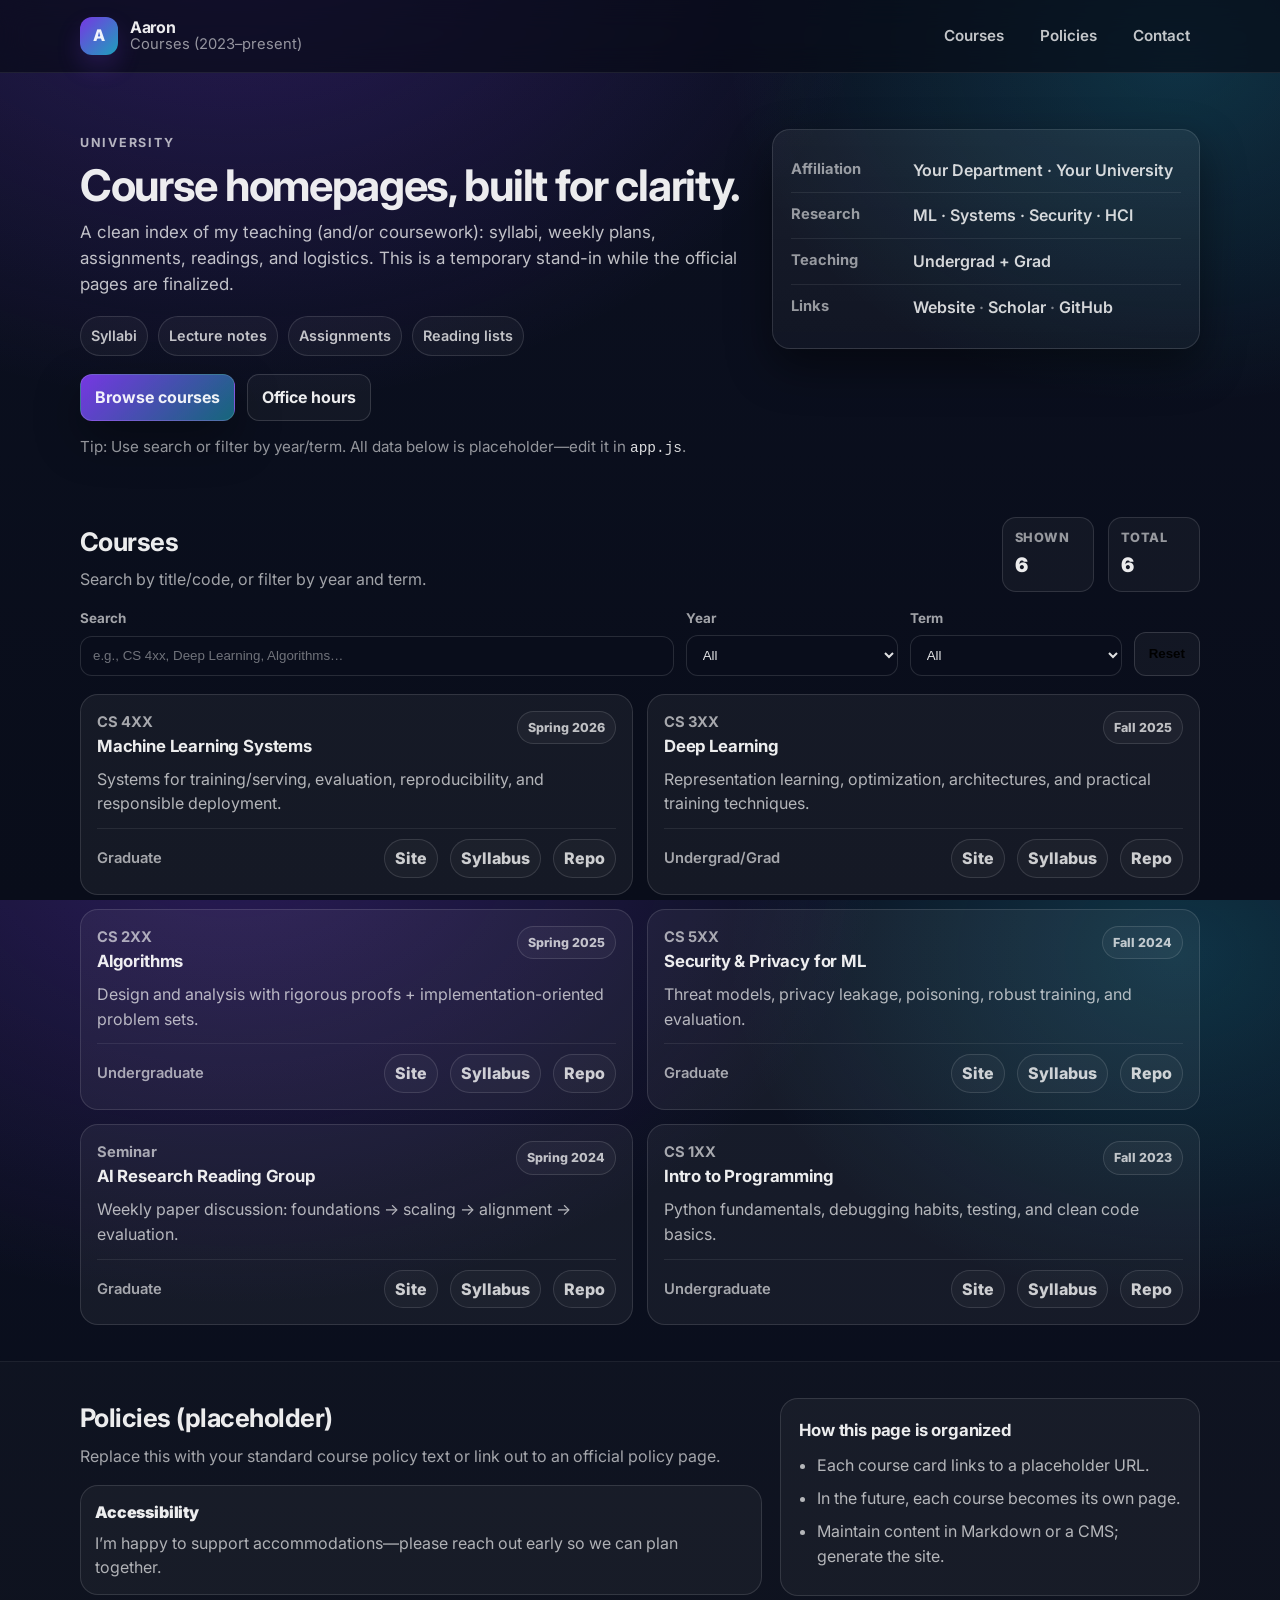
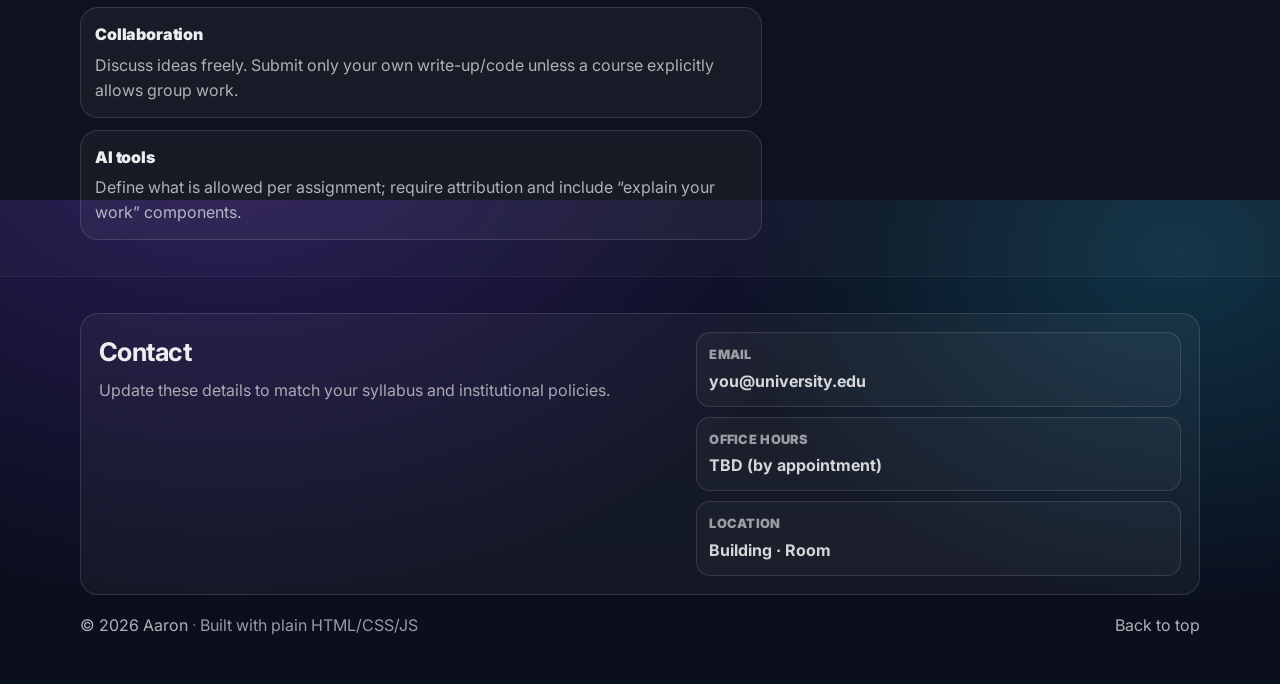
<file: index.html>
<!doctype html>
<html lang="en">
  <head>
    <meta charset="utf-8" />
    <meta name="viewport" content="width=device-width, initial-scale=1" />
    <meta name="color-scheme" content="dark light" />
    <title>Courses · Aaron</title>
    <meta
      name="description"
      content="University courses (2023–present): syllabi, schedules, logistics, and resources."
    />

    <link rel="preconnect" href="https://fonts.googleapis.com" />
    <link rel="preconnect" href="https://fonts.gstatic.com" crossorigin />
    <link
      href="https://fonts.googleapis.com/css2?family=Inter:wght@400;500;600;700&display=swap"
      rel="stylesheet"
    />

    <link rel="stylesheet" href="./styles.css" />
  </head>
  <body>
    <a class="skip-link" href="#main">Skip to content</a>

    <header class="site-header">
      <div class="container">
        <div class="nav">
          <div class="brand">
            <div class="brand__mark" aria-hidden="true">A</div>
            <div class="brand__text">
              <div class="brand__title">Aaron</div>
              <div class="brand__subtitle">Courses (2023–present)</div>
            </div>
          </div>

          <nav class="nav__links" aria-label="Primary">
            <a href="#courses">Courses</a>
            <a href="#policies">Policies</a>
            <a href="#contact">Contact</a>
          </nav>
        </div>
      </div>
    </header>

    <main id="main">
      <section class="hero">
        <div class="container">
          <div class="hero__grid">
            <div class="hero__copy">
              <p class="eyebrow">University</p>
              <h1 class="hero__title">Course homepages, built for clarity.</h1>
              <p class="hero__lead">
                A clean index of my teaching (and/or coursework): syllabi, weekly
                plans, assignments, readings, and logistics. This is a temporary
                stand-in while the official pages are finalized.
              </p>

              <div class="hero__chips" aria-label="Highlights">
                <span class="chip">Syllabi</span>
                <span class="chip">Lecture notes</span>
                <span class="chip">Assignments</span>
                <span class="chip">Reading lists</span>
              </div>

              <div class="hero__cta">
                <a class="button" href="#courses">Browse courses</a>
                <a class="button button--ghost" href="#contact">Office hours</a>
              </div>

              <p class="hero__meta">
                Tip: Use search or filter by year/term. All data below is
                placeholder—edit it in <code>app.js</code>.
              </p>
            </div>

            <aside class="hero__panel" aria-label="Quick info">
              <div class="panel">
                <div class="panel__row">
                  <div class="panel__label">Affiliation</div>
                  <div class="panel__value">Your Department · Your University</div>
                </div>
                <div class="panel__row">
                  <div class="panel__label">Research</div>
                  <div class="panel__value">ML · Systems · Security · HCI</div>
                </div>
                <div class="panel__row">
                  <div class="panel__label">Teaching</div>
                  <div class="panel__value">Undergrad + Grad</div>
                </div>
                <div class="panel__row">
                  <div class="panel__label">Links</div>
                  <div class="panel__value">
                    <a href="#" aria-label="Personal website">Website</a>
                    <span class="sep" aria-hidden="true">·</span>
                    <a href="#" aria-label="Google Scholar">Scholar</a>
                    <span class="sep" aria-hidden="true">·</span>
                    <a href="#" aria-label="GitHub">GitHub</a>
                  </div>
                </div>
              </div>
            </aside>
          </div>
        </div>
      </section>

      <section class="section" id="courses">
        <div class="container">
          <div class="section__head">
            <div>
              <h2 class="section__title">Courses</h2>
              <p class="section__subtitle">
                Search by title/code, or filter by year and term.
              </p>
            </div>
            <div class="kpi" aria-label="Counts">
              <div class="kpi__item">
                <div class="kpi__label">Shown</div>
                <div class="kpi__value" id="shownCount">0</div>
              </div>
              <div class="kpi__item">
                <div class="kpi__label">Total</div>
                <div class="kpi__value" id="totalCount">0</div>
              </div>
            </div>
          </div>

          <div class="controls" role="search">
            <label class="control">
              <span class="control__label">Search</span>
              <input
                id="q"
                type="search"
                placeholder="e.g., CS 4xx, Deep Learning, Algorithms…"
                autocomplete="off"
              />
            </label>

            <label class="control">
              <span class="control__label">Year</span>
              <select id="year"></select>
            </label>

            <label class="control">
              <span class="control__label">Term</span>
              <select id="term"></select>
            </label>

            <button class="button button--ghost control__reset" id="reset" type="button">
              Reset
            </button>
          </div>

          <div class="grid" id="courseGrid" aria-live="polite"></div>

          <div class="empty" id="emptyState" hidden>
            <div class="empty__title">No matches</div>
            <div class="empty__body">
              Try clearing filters, or broaden your search query.
            </div>
          </div>
        </div>
      </section>

      <section class="section section--muted" id="policies">
        <div class="container">
          <div class="two-col">
            <div>
              <h2 class="section__title">Policies (placeholder)</h2>
              <p class="section__subtitle">
                Replace this with your standard course policy text or link out
                to an official policy page.
              </p>

              <div class="callouts">
                <div class="callout">
                  <div class="callout__title">Accessibility</div>
                  <div class="callout__body">
                    I’m happy to support accommodations—please reach out early so
                    we can plan together.
                  </div>
                </div>
                <div class="callout">
                  <div class="callout__title">Collaboration</div>
                  <div class="callout__body">
                    Discuss ideas freely. Submit only your own write-up/code
                    unless a course explicitly allows group work.
                  </div>
                </div>
                <div class="callout">
                  <div class="callout__title">AI tools</div>
                  <div class="callout__body">
                    Define what is allowed per assignment; require attribution
                    and include “explain your work” components.
                  </div>
                </div>
              </div>
            </div>

            <aside class="panel panel--soft" aria-label="How to use this page">
              <h3 class="panel__title">How this page is organized</h3>
              <ul class="list">
                <li>Each course card links to a placeholder URL.</li>
                <li>In the future, each course becomes its own page.</li>
                <li>Maintain content in Markdown or a CMS; generate the site.</li>
              </ul>
            </aside>
          </div>
        </div>
      </section>

      <section class="section" id="contact">
        <div class="container">
          <div class="footer-card">
            <div>
              <h2 class="section__title">Contact</h2>
              <p class="section__subtitle">
                Update these details to match your syllabus and institutional
                policies.
              </p>
            </div>
            <div class="contact">
              <div class="contact__item">
                <div class="contact__label">Email</div>
                <div class="contact__value">
                  <a href="mailto:you@university.edu">you@university.edu</a>
                </div>
              </div>
              <div class="contact__item">
                <div class="contact__label">Office hours</div>
                <div class="contact__value">TBD (by appointment)</div>
              </div>
              <div class="contact__item">
                <div class="contact__label">Location</div>
                <div class="contact__value">Building · Room</div>
              </div>
            </div>
          </div>

          <footer class="site-footer">
            <div class="site-footer__left">
              <span>© <span id="yearNow"></span> Aaron</span>
              <span class="sep" aria-hidden="true">·</span>
              <span class="muted">Built with plain HTML/CSS/JS</span>
            </div>
            <div class="site-footer__right">
              <a href="#main">Back to top</a>
            </div>
          </footer>
        </div>
      </section>
    </main>

    <script src="./app.js" defer></script>
  </body>
</html>
</file>
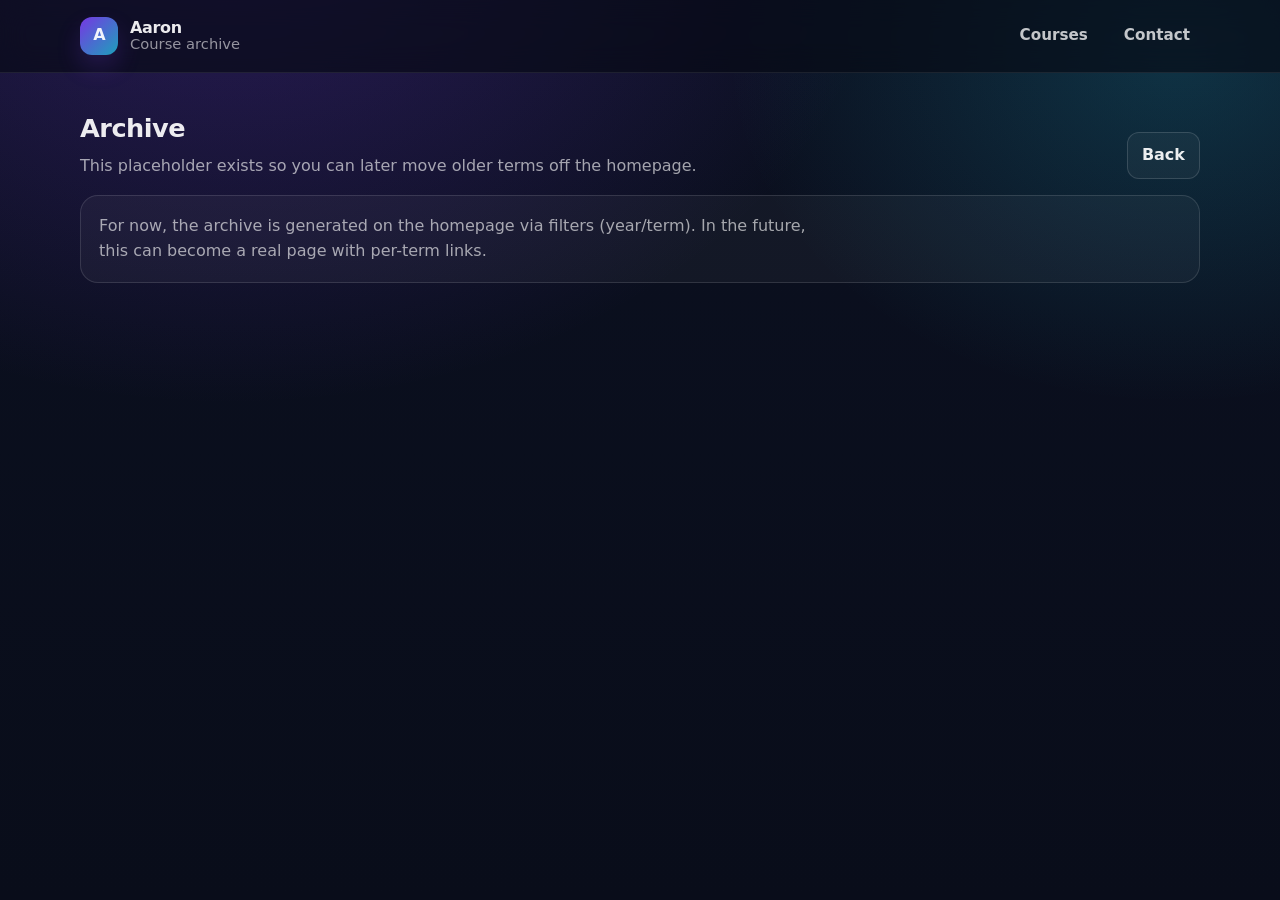
<file: archive.html>
<!doctype html>
<html lang="en">
  <head>
    <meta charset="utf-8" />
    <meta name="viewport" content="width=device-width, initial-scale=1" />
    <meta name="color-scheme" content="dark light" />
    <title>Archive · Courses</title>
    <meta name="description" content="Course archive by year and term." />
    <link rel="stylesheet" href="./styles.css" />
  </head>
  <body>
    <header class="site-header">
      <div class="container">
        <div class="nav">
          <div class="brand">
            <div class="brand__mark" aria-hidden="true">A</div>
            <div class="brand__text">
              <div class="brand__title">Aaron</div>
              <div class="brand__subtitle">Course archive</div>
            </div>
          </div>

          <nav class="nav__links" aria-label="Primary">
            <a href="./index.html#courses">Courses</a>
            <a href="./index.html#contact">Contact</a>
          </nav>
        </div>
      </div>
    </header>

    <main id="main" class="section">
      <div class="container">
        <div class="section__head">
          <div>
            <h1 class="section__title">Archive</h1>
            <p class="section__subtitle">
              This placeholder exists so you can later move older terms off the homepage.
            </p>
          </div>
          <div>
            <a class="button button--ghost" href="./index.html#courses">Back</a>
          </div>
        </div>

        <div class="panel panel--soft">
          <p class="section__subtitle" style="margin-top: 0">
            For now, the archive is generated on the homepage via filters (year/term). In the
            future, this can become a real page with per-term links.
          </p>
        </div>
      </div>
    </main>
  </body>
</html>
</file>
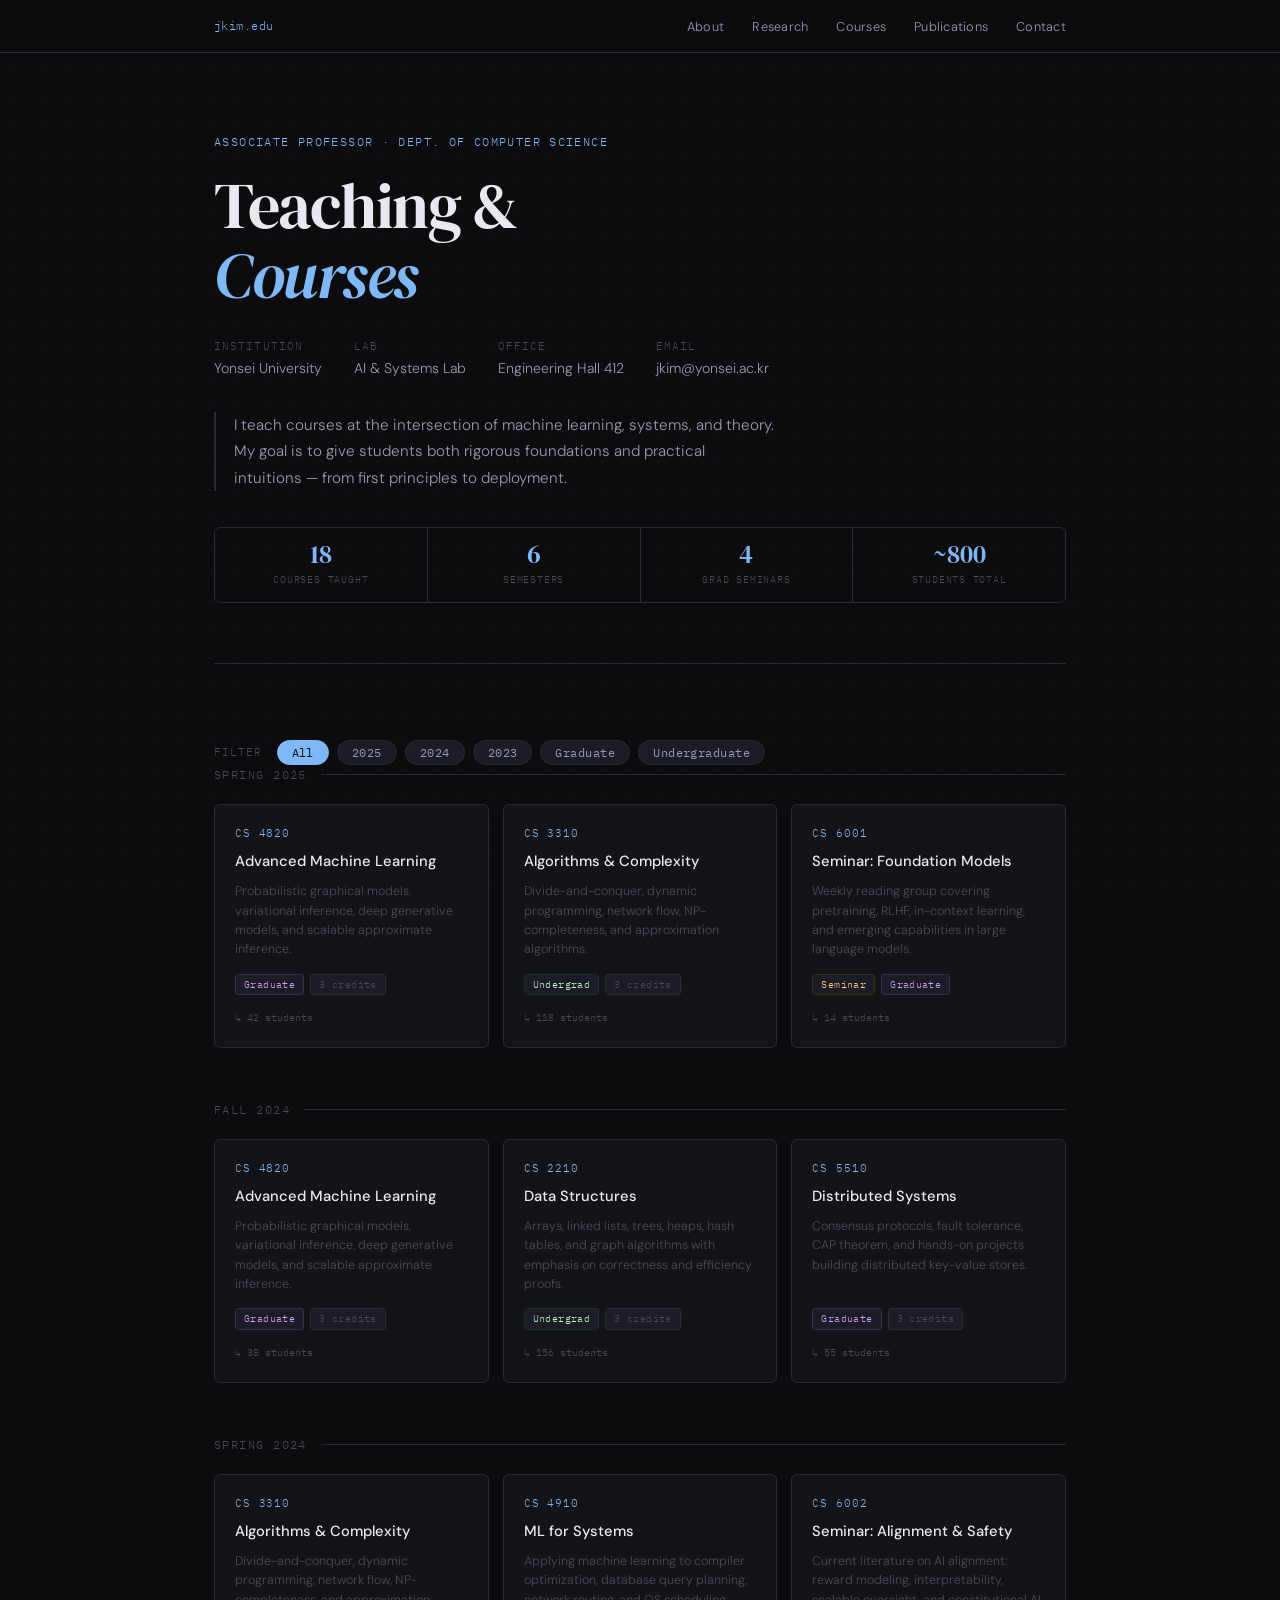
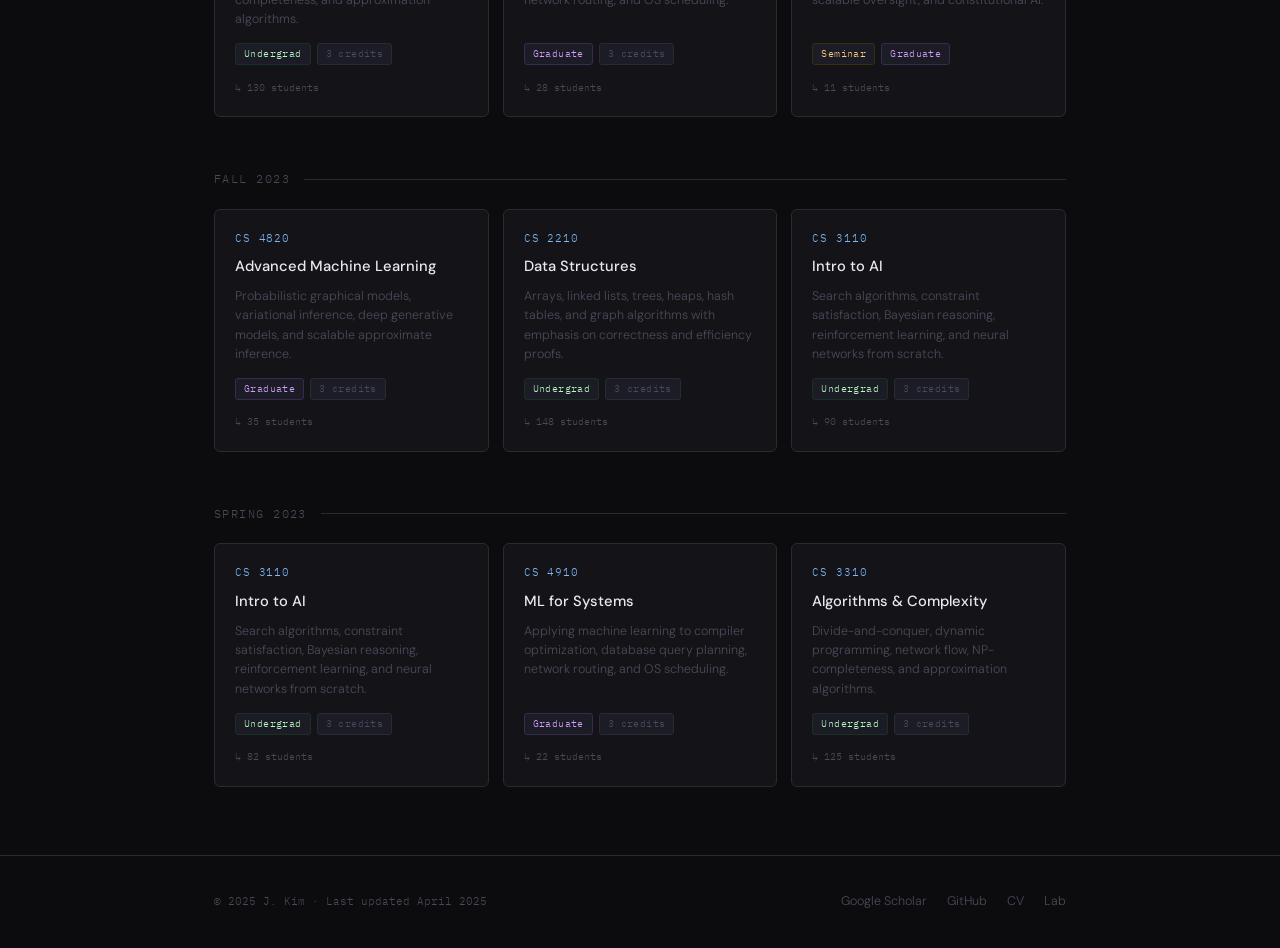
<file: courses.html>
<!DOCTYPE html>
<html lang="en">
<head>
  <meta charset="UTF-8" />
  <meta name="viewport" content="width=device-width, initial-scale=1.0" />
  <title>Prof. J. Kim — Courses</title>
  <link rel="preconnect" href="https://fonts.googleapis.com" />
  <link rel="preconnect" href="https://fonts.gstatic.com" crossorigin />
  <link href="https://fonts.googleapis.com/css2?family=IBM+Plex+Mono:wght@400;500&family=DM+Serif+Display:ital@0;1&family=DM+Sans:ital,opsz,wght@0,9..40,300;0,9..40,400;0,9..40,500;1,9..40,300&display=swap" rel="stylesheet" />
  <style>
    *, *::before, *::after { box-sizing: border-box; margin: 0; padding: 0; }

    :root {
      --bg:       #0c0c0e;
      --surface:  #141418;
      --border:   #2a2a32;
      --muted:    #4a4a5a;
      --text:     #e8e8f0;
      --sub:      #9898b0;
      --accent:   #7eb8f7;
      --accent2:  #b9fbc0;
      --tag-bg:   #1c1c26;
      --radius:   6px;
    }

    html { scroll-behavior: smooth; }

    body {
      background: var(--bg);
      color: var(--text);
      font-family: 'DM Sans', sans-serif;
      font-weight: 300;
      line-height: 1.6;
      min-height: 100vh;
      overflow-x: hidden;
    }

    /* ── subtle dot grid background ── */
    body::before {
      content: '';
      position: fixed;
      inset: 0;
      background-image: radial-gradient(circle, #2a2a3a 1px, transparent 1px);
      background-size: 28px 28px;
      opacity: 0.35;
      pointer-events: none;
      z-index: 0;
    }

    .wrap {
      position: relative;
      z-index: 1;
      max-width: 900px;
      margin: 0 auto;
      padding: 0 24px;
    }

    /* ── NAV ── */
    nav {
      position: sticky;
      top: 0;
      z-index: 100;
      border-bottom: 1px solid var(--border);
      background: rgba(12,12,14,0.88);
      backdrop-filter: blur(14px);
    }
    .nav-inner {
      max-width: 900px;
      margin: 0 auto;
      padding: 0 24px;
      height: 52px;
      display: flex;
      align-items: center;
      justify-content: space-between;
    }
    .nav-brand {
      font-family: 'IBM Plex Mono', monospace;
      font-size: 0.78rem;
      color: var(--accent);
      letter-spacing: 0.04em;
      text-decoration: none;
    }
    .nav-links {
      display: flex;
      gap: 28px;
      list-style: none;
    }
    .nav-links a {
      font-size: 0.8rem;
      color: var(--sub);
      text-decoration: none;
      letter-spacing: 0.02em;
      transition: color 0.2s;
    }
    .nav-links a:hover { color: var(--text); }

    /* ── HERO ── */
    header {
      padding: 80px 0 60px;
      border-bottom: 1px solid var(--border);
    }
    .eyebrow {
      font-family: 'IBM Plex Mono', monospace;
      font-size: 0.72rem;
      color: var(--accent);
      letter-spacing: 0.12em;
      text-transform: uppercase;
      margin-bottom: 20px;
    }
    h1 {
      font-family: 'DM Serif Display', serif;
      font-size: clamp(2.6rem, 6vw, 4rem);
      font-weight: 400;
      line-height: 1.08;
      letter-spacing: -0.02em;
      color: var(--text);
    }
    h1 em {
      font-style: italic;
      color: var(--accent);
    }
    .hero-meta {
      display: flex;
      gap: 32px;
      margin-top: 28px;
      flex-wrap: wrap;
    }
    .hero-meta-item {
      display: flex;
      flex-direction: column;
      gap: 2px;
    }
    .hero-meta-label {
      font-family: 'IBM Plex Mono', monospace;
      font-size: 0.68rem;
      color: var(--muted);
      text-transform: uppercase;
      letter-spacing: 0.1em;
    }
    .hero-meta-value {
      font-size: 0.88rem;
      color: var(--sub);
    }
    .hero-desc {
      margin-top: 32px;
      max-width: 560px;
      font-size: 0.95rem;
      color: var(--sub);
      line-height: 1.75;
      border-left: 2px solid var(--border);
      padding-left: 18px;
    }

    /* ── FILTER TABS ── */
    .filter-bar {
      display: flex;
      gap: 8px;
      padding: 28px 0 0;
      flex-wrap: wrap;
      align-items: center;
    }
    .filter-label {
      font-family: 'IBM Plex Mono', monospace;
      font-size: 0.68rem;
      color: var(--muted);
      text-transform: uppercase;
      letter-spacing: 0.1em;
      margin-right: 6px;
    }
    .filter-btn {
      background: var(--tag-bg);
      border: 1px solid var(--border);
      color: var(--sub);
      padding: 4px 14px;
      border-radius: 999px;
      font-family: 'IBM Plex Mono', monospace;
      font-size: 0.72rem;
      cursor: pointer;
      transition: all 0.18s;
      letter-spacing: 0.04em;
    }
    .filter-btn:hover {
      border-color: var(--accent);
      color: var(--accent);
    }
    .filter-btn.active {
      background: var(--accent);
      border-color: var(--accent);
      color: #0c0c0e;
    }

    /* ── COURSE GROUPS ── */
    .course-section { padding: 48px 0; }
    .semester-group { margin-bottom: 52px; }
    .semester-group:last-child { margin-bottom: 0; }

    .semester-heading {
      display: flex;
      align-items: center;
      gap: 14px;
      margin-bottom: 20px;
    }
    .semester-label {
      font-family: 'IBM Plex Mono', monospace;
      font-size: 0.75rem;
      color: var(--muted);
      text-transform: uppercase;
      letter-spacing: 0.12em;
    }
    .semester-line {
      flex: 1;
      height: 1px;
      background: var(--border);
    }

    .course-grid {
      display: grid;
      grid-template-columns: repeat(auto-fill, minmax(260px, 1fr));
      gap: 14px;
    }

    /* ── COURSE CARD ── */
    .card {
      background: var(--surface);
      border: 1px solid var(--border);
      border-radius: var(--radius);
      padding: 20px;
      text-decoration: none;
      display: flex;
      flex-direction: column;
      gap: 10px;
      transition: border-color 0.2s, transform 0.18s, box-shadow 0.2s;
      cursor: pointer;
      position: relative;
      overflow: hidden;
    }
    .card::after {
      content: '';
      position: absolute;
      top: 0; left: 0; right: 0;
      height: 2px;
      background: linear-gradient(90deg, var(--accent), var(--accent2));
      opacity: 0;
      transition: opacity 0.2s;
    }
    .card:hover {
      border-color: #3a3a50;
      transform: translateY(-2px);
      box-shadow: 0 8px 32px rgba(0,0,0,0.4);
    }
    .card:hover::after { opacity: 1; }

    .card-code {
      font-family: 'IBM Plex Mono', monospace;
      font-size: 0.68rem;
      color: var(--accent);
      letter-spacing: 0.08em;
    }
    .card-title {
      font-size: 0.92rem;
      font-weight: 500;
      color: var(--text);
      line-height: 1.35;
    }
    .card-desc {
      font-size: 0.78rem;
      color: var(--muted);
      line-height: 1.55;
      flex: 1;
    }
    .card-tags {
      display: flex;
      gap: 6px;
      flex-wrap: wrap;
      margin-top: 4px;
    }
    .tag {
      font-family: 'IBM Plex Mono', monospace;
      font-size: 0.62rem;
      padding: 2px 8px;
      border-radius: 3px;
      background: var(--tag-bg);
      border: 1px solid var(--border);
      color: var(--muted);
      letter-spacing: 0.04em;
    }
    .tag.grad { color: #d4a0ff; border-color: #3a2a50; }
    .tag.ugrad { color: var(--accent2); border-color: #1a3026; }
    .tag.seminar { color: #ffcf7e; border-color: #3a2e0a; }

    .card-footer {
      display: flex;
      align-items: center;
      justify-content: space-between;
      margin-top: 2px;
    }
    .card-students {
      font-family: 'IBM Plex Mono', monospace;
      font-size: 0.65rem;
      color: var(--muted);
    }
    .card-arrow {
      font-size: 0.75rem;
      color: var(--muted);
      opacity: 0;
      transition: opacity 0.18s, transform 0.18s;
    }
    .card:hover .card-arrow {
      opacity: 1;
      transform: translateX(3px);
    }

    /* ── FOOTER ── */
    footer {
      border-top: 1px solid var(--border);
      padding: 36px 0;
      margin-top: 20px;
    }
    .footer-inner {
      max-width: 900px;
      margin: 0 auto;
      padding: 0 24px;
      display: flex;
      align-items: center;
      justify-content: space-between;
      flex-wrap: wrap;
      gap: 12px;
    }
    .footer-note {
      font-family: 'IBM Plex Mono', monospace;
      font-size: 0.68rem;
      color: var(--muted);
    }
    .footer-links {
      display: flex;
      gap: 20px;
    }
    .footer-links a {
      font-size: 0.78rem;
      color: var(--muted);
      text-decoration: none;
      transition: color 0.2s;
    }
    .footer-links a:hover { color: var(--accent); }

    /* ── ANIMATIONS ── */
    @keyframes fadeUp {
      from { opacity: 0; transform: translateY(18px); }
      to   { opacity: 1; transform: translateY(0); }
    }
    .animate { animation: fadeUp 0.55s ease both; }
    .d1 { animation-delay: 0.05s; }
    .d2 { animation-delay: 0.12s; }
    .d3 { animation-delay: 0.20s; }
    .d4 { animation-delay: 0.28s; }

    /* ── STATS BAR ── */
    .stats-bar {
      display: flex;
      gap: 0;
      border: 1px solid var(--border);
      border-radius: var(--radius);
      overflow: hidden;
      margin-top: 36px;
    }
    .stat {
      flex: 1;
      padding: 14px 20px;
      border-right: 1px solid var(--border);
      text-align: center;
    }
    .stat:last-child { border-right: none; }
    .stat-num {
      font-family: 'DM Serif Display', serif;
      font-size: 1.6rem;
      color: var(--accent);
      line-height: 1;
    }
    .stat-label {
      font-family: 'IBM Plex Mono', monospace;
      font-size: 0.62rem;
      color: var(--muted);
      text-transform: uppercase;
      letter-spacing: 0.08em;
      margin-top: 4px;
    }

    /* ── hidden cards ── */
    .semester-group.hidden { display: none; }

    @media (max-width: 580px) {
      h1 { font-size: 2.2rem; }
      .hero-meta { gap: 20px; }
      .stats-bar { flex-wrap: wrap; }
      .stat { flex: 0 0 50%; border-bottom: 1px solid var(--border); }
      .stat:nth-child(2n) { border-right: none; }
      .stat:nth-last-child(-n+2) { border-bottom: none; }
    }
  </style>
</head>
<body>

<nav>
  <div class="nav-inner">
    <a class="nav-brand" href="#">jkim.edu</a>
    <ul class="nav-links">
      <li><a href="#">About</a></li>
      <li><a href="#">Research</a></li>
      <li><a href="#courses">Courses</a></li>
      <li><a href="#">Publications</a></li>
      <li><a href="#">Contact</a></li>
    </ul>
  </div>
</nav>

<div class="wrap">

  <!-- HERO -->
  <header>
    <p class="eyebrow animate d1">Associate Professor · Dept. of Computer Science</p>
    <h1 class="animate d2">Teaching &amp;<br><em>Courses</em></h1>

    <div class="hero-meta animate d3">
      <div class="hero-meta-item">
        <span class="hero-meta-label">Institution</span>
        <span class="hero-meta-value">Yonsei University</span>
      </div>
      <div class="hero-meta-item">
        <span class="hero-meta-label">Lab</span>
        <span class="hero-meta-value">AI &amp; Systems Lab</span>
      </div>
      <div class="hero-meta-item">
        <span class="hero-meta-label">Office</span>
        <span class="hero-meta-value">Engineering Hall 412</span>
      </div>
      <div class="hero-meta-item">
        <span class="hero-meta-label">Email</span>
        <span class="hero-meta-value">jkim@yonsei.ac.kr</span>
      </div>
    </div>

    <p class="hero-desc animate d4">
      I teach courses at the intersection of machine learning, systems, and theory. My goal is to give students both rigorous foundations and practical intuitions — from first principles to deployment.
    </p>

    <div class="stats-bar animate d4">
      <div class="stat"><div class="stat-num">18</div><div class="stat-label">Courses taught</div></div>
      <div class="stat"><div class="stat-num">6</div><div class="stat-label">Semesters</div></div>
      <div class="stat"><div class="stat-num">4</div><div class="stat-label">Grad seminars</div></div>
      <div class="stat"><div class="stat-num">~800</div><div class="stat-label">Students total</div></div>
    </div>
  </header>

  <!-- COURSES -->
  <section class="course-section" id="courses">

    <!-- Filter bar -->
    <div class="filter-bar">
      <span class="filter-label">Filter</span>
      <button class="filter-btn active" data-filter="all">All</button>
      <button class="filter-btn" data-filter="2025">2025</button>
      <button class="filter-btn" data-filter="2024">2024</button>
      <button class="filter-btn" data-filter="2023">2023</button>
      <button class="filter-btn" data-filter="grad">Graduate</button>
      <button class="filter-btn" data-filter="ugrad">Undergraduate</button>
    </div>

    <!-- 2025 Spring -->
    <div class="semester-group" data-year="2025">
      <div class="semester-heading">
        <span class="semester-label">Spring 2025</span>
        <span class="semester-line"></span>
      </div>
      <div class="course-grid">
        <div class="card">
          <span class="card-code">CS 4820</span>
          <div class="card-title">Advanced Machine Learning</div>
          <div class="card-desc">Probabilistic graphical models, variational inference, deep generative models, and scalable approximate inference.</div>
          <div class="card-tags"><span class="tag grad">Graduate</span><span class="tag">3 credits</span></div>
          <div class="card-footer"><span class="card-students">↳ 42 students</span><span class="card-arrow">→</span></div>
        </div>
        <div class="card">
          <span class="card-code">CS 3310</span>
          <div class="card-title">Algorithms &amp; Complexity</div>
          <div class="card-desc">Divide-and-conquer, dynamic programming, network flow, NP-completeness, and approximation algorithms.</div>
          <div class="card-tags"><span class="tag ugrad">Undergrad</span><span class="tag">3 credits</span></div>
          <div class="card-footer"><span class="card-students">↳ 118 students</span><span class="card-arrow">→</span></div>
        </div>
        <div class="card">
          <span class="card-code">CS 6001</span>
          <div class="card-title">Seminar: Foundation Models</div>
          <div class="card-desc">Weekly reading group covering pretraining, RLHF, in-context learning, and emerging capabilities in large language models.</div>
          <div class="card-tags"><span class="tag seminar">Seminar</span><span class="tag grad">Graduate</span></div>
          <div class="card-footer"><span class="card-students">↳ 14 students</span><span class="card-arrow">→</span></div>
        </div>
      </div>
    </div>

    <!-- 2024 Fall -->
    <div class="semester-group" data-year="2024">
      <div class="semester-heading">
        <span class="semester-label">Fall 2024</span>
        <span class="semester-line"></span>
      </div>
      <div class="course-grid">
        <div class="card">
          <span class="card-code">CS 4820</span>
          <div class="card-title">Advanced Machine Learning</div>
          <div class="card-desc">Probabilistic graphical models, variational inference, deep generative models, and scalable approximate inference.</div>
          <div class="card-tags"><span class="tag grad">Graduate</span><span class="tag">3 credits</span></div>
          <div class="card-footer"><span class="card-students">↳ 38 students</span><span class="card-arrow">→</span></div>
        </div>
        <div class="card">
          <span class="card-code">CS 2210</span>
          <div class="card-title">Data Structures</div>
          <div class="card-desc">Arrays, linked lists, trees, heaps, hash tables, and graph algorithms with emphasis on correctness and efficiency proofs.</div>
          <div class="card-tags"><span class="tag ugrad">Undergrad</span><span class="tag">3 credits</span></div>
          <div class="card-footer"><span class="card-students">↳ 156 students</span><span class="card-arrow">→</span></div>
        </div>
        <div class="card">
          <span class="card-code">CS 5510</span>
          <div class="card-title">Distributed Systems</div>
          <div class="card-desc">Consensus protocols, fault tolerance, CAP theorem, and hands-on projects building distributed key-value stores.</div>
          <div class="card-tags"><span class="tag grad">Graduate</span><span class="tag">3 credits</span></div>
          <div class="card-footer"><span class="card-students">↳ 55 students</span><span class="card-arrow">→</span></div>
        </div>
      </div>
    </div>

    <!-- 2024 Spring -->
    <div class="semester-group" data-year="2024">
      <div class="semester-heading">
        <span class="semester-label">Spring 2024</span>
        <span class="semester-line"></span>
      </div>
      <div class="course-grid">
        <div class="card">
          <span class="card-code">CS 3310</span>
          <div class="card-title">Algorithms &amp; Complexity</div>
          <div class="card-desc">Divide-and-conquer, dynamic programming, network flow, NP-completeness, and approximation algorithms.</div>
          <div class="card-tags"><span class="tag ugrad">Undergrad</span><span class="tag">3 credits</span></div>
          <div class="card-footer"><span class="card-students">↳ 130 students</span><span class="card-arrow">→</span></div>
        </div>
        <div class="card">
          <span class="card-code">CS 4910</span>
          <div class="card-title">ML for Systems</div>
          <div class="card-desc">Applying machine learning to compiler optimization, database query planning, network routing, and OS scheduling.</div>
          <div class="card-tags"><span class="tag grad">Graduate</span><span class="tag">3 credits</span></div>
          <div class="card-footer"><span class="card-students">↳ 28 students</span><span class="card-arrow">→</span></div>
        </div>
        <div class="card">
          <span class="card-code">CS 6002</span>
          <div class="card-title">Seminar: Alignment &amp; Safety</div>
          <div class="card-desc">Current literature on AI alignment: reward modeling, interpretability, scalable oversight, and constitutional AI.</div>
          <div class="card-tags"><span class="tag seminar">Seminar</span><span class="tag grad">Graduate</span></div>
          <div class="card-footer"><span class="card-students">↳ 11 students</span><span class="card-arrow">→</span></div>
        </div>
      </div>
    </div>

    <!-- 2023 Fall -->
    <div class="semester-group" data-year="2023">
      <div class="semester-heading">
        <span class="semester-label">Fall 2023</span>
        <span class="semester-line"></span>
      </div>
      <div class="course-grid">
        <div class="card">
          <span class="card-code">CS 4820</span>
          <div class="card-title">Advanced Machine Learning</div>
          <div class="card-desc">Probabilistic graphical models, variational inference, deep generative models, and scalable approximate inference.</div>
          <div class="card-tags"><span class="tag grad">Graduate</span><span class="tag">3 credits</span></div>
          <div class="card-footer"><span class="card-students">↳ 35 students</span><span class="card-arrow">→</span></div>
        </div>
        <div class="card">
          <span class="card-code">CS 2210</span>
          <div class="card-title">Data Structures</div>
          <div class="card-desc">Arrays, linked lists, trees, heaps, hash tables, and graph algorithms with emphasis on correctness and efficiency proofs.</div>
          <div class="card-tags"><span class="tag ugrad">Undergrad</span><span class="tag">3 credits</span></div>
          <div class="card-footer"><span class="card-students">↳ 148 students</span><span class="card-arrow">→</span></div>
        </div>
        <div class="card">
          <span class="card-code">CS 3110</span>
          <div class="card-title">Intro to AI</div>
          <div class="card-desc">Search algorithms, constraint satisfaction, Bayesian reasoning, reinforcement learning, and neural networks from scratch.</div>
          <div class="card-tags"><span class="tag ugrad">Undergrad</span><span class="tag">3 credits</span></div>
          <div class="card-footer"><span class="card-students">↳ 90 students</span><span class="card-arrow">→</span></div>
        </div>
      </div>
    </div>

    <!-- 2023 Spring -->
    <div class="semester-group" data-year="2023">
      <div class="semester-heading">
        <span class="semester-label">Spring 2023</span>
        <span class="semester-line"></span>
      </div>
      <div class="course-grid">
        <div class="card">
          <span class="card-code">CS 3110</span>
          <div class="card-title">Intro to AI</div>
          <div class="card-desc">Search algorithms, constraint satisfaction, Bayesian reasoning, reinforcement learning, and neural networks from scratch.</div>
          <div class="card-tags"><span class="tag ugrad">Undergrad</span><span class="tag">3 credits</span></div>
          <div class="card-footer"><span class="card-students">↳ 82 students</span><span class="card-arrow">→</span></div>
        </div>
        <div class="card">
          <span class="card-code">CS 4910</span>
          <div class="card-title">ML for Systems</div>
          <div class="card-desc">Applying machine learning to compiler optimization, database query planning, network routing, and OS scheduling.</div>
          <div class="card-tags"><span class="tag grad">Graduate</span><span class="tag">3 credits</span></div>
          <div class="card-footer"><span class="card-students">↳ 22 students</span><span class="card-arrow">→</span></div>
        </div>
        <div class="card">
          <span class="card-code">CS 3310</span>
          <div class="card-title">Algorithms &amp; Complexity</div>
          <div class="card-desc">Divide-and-conquer, dynamic programming, network flow, NP-completeness, and approximation algorithms.</div>
          <div class="card-tags"><span class="tag ugrad">Undergrad</span><span class="tag">3 credits</span></div>
          <div class="card-footer"><span class="card-students">↳ 125 students</span><span class="card-arrow">→</span></div>
        </div>
      </div>
    </div>

  </section>
</div>

<footer>
  <div class="footer-inner">
    <span class="footer-note">© 2025 J. Kim · Last updated April 2025</span>
    <div class="footer-links">
      <a href="#">Google Scholar</a>
      <a href="#">GitHub</a>
      <a href="#">CV</a>
      <a href="#">Lab</a>
    </div>
  </div>
</footer>

<script>
  // ── filter logic ──────────────────────────────────────
  const buttons = document.querySelectorAll('.filter-btn');
  const groups  = document.querySelectorAll('.semester-group');

  buttons.forEach(btn => {
    btn.addEventListener('click', () => {
      buttons.forEach(b => b.classList.remove('active'));
      btn.classList.add('active');

      const filter = btn.dataset.filter;

      groups.forEach(group => {
        if (filter === 'all') {
          group.classList.remove('hidden');
          return;
        }

        // year filter
        if (['2025','2024','2023'].includes(filter)) {
          group.classList.toggle('hidden', group.dataset.year !== filter);
          return;
        }

        // level filter — look at tags inside
        const cards = group.querySelectorAll('.card');
        let anyVisible = false;
        cards.forEach(card => {
          const tags = card.querySelectorAll('.tag');
          const hasTag = [...tags].some(t => {
            if (filter === 'grad')  return t.classList.contains('grad') && !t.classList.contains('ugrad');
            if (filter === 'ugrad') return t.classList.contains('ugrad');
            return false;
          });
          card.style.display = hasTag ? '' : 'none';
          if (hasTag) anyVisible = true;
        });
        group.classList.toggle('hidden', !anyVisible);
      });
    });
  });

  // restore all cards when switching away from level filter
  buttons.forEach(btn => {
    btn.addEventListener('click', () => {
      const filter = btn.dataset.filter;
      if (['all','2025','2024','2023'].includes(filter)) {
        document.querySelectorAll('.card').forEach(c => c.style.display = '');
      }
    });
  });
</script>

</body>
</html>
</file>
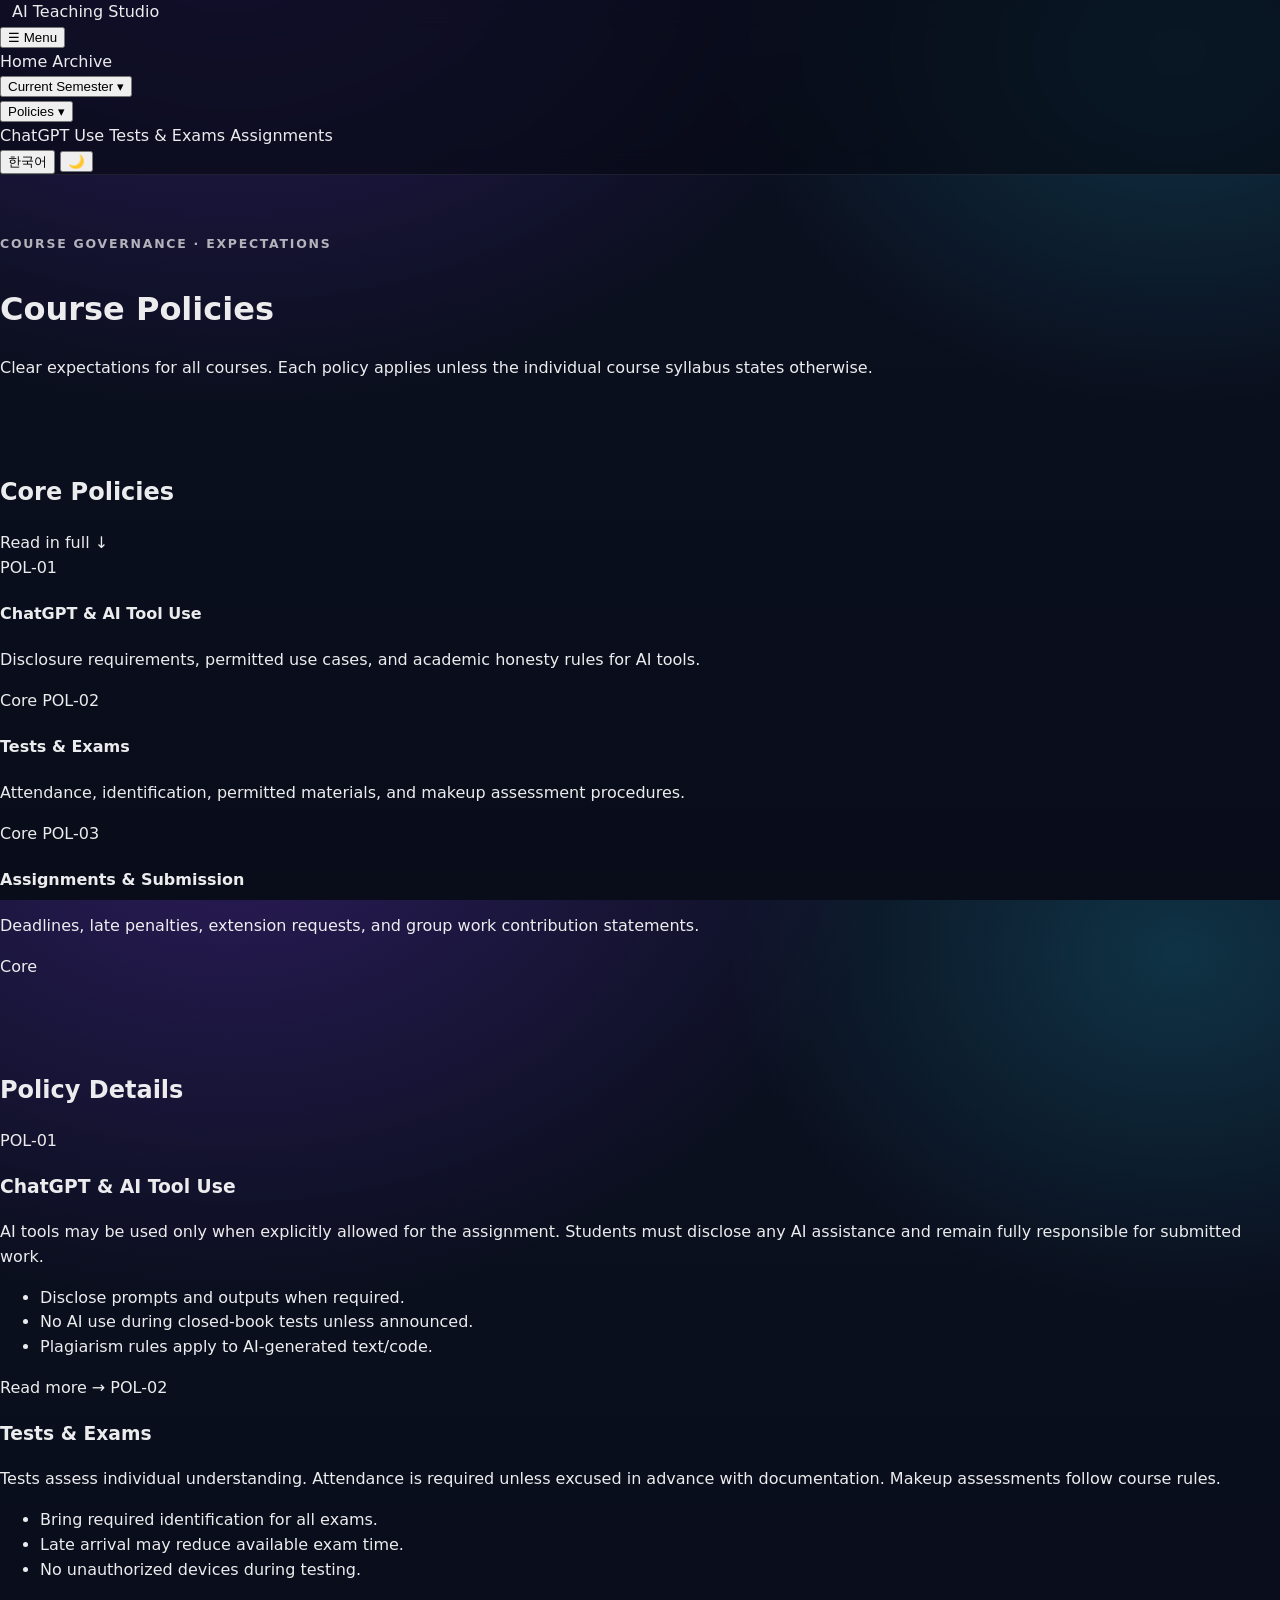
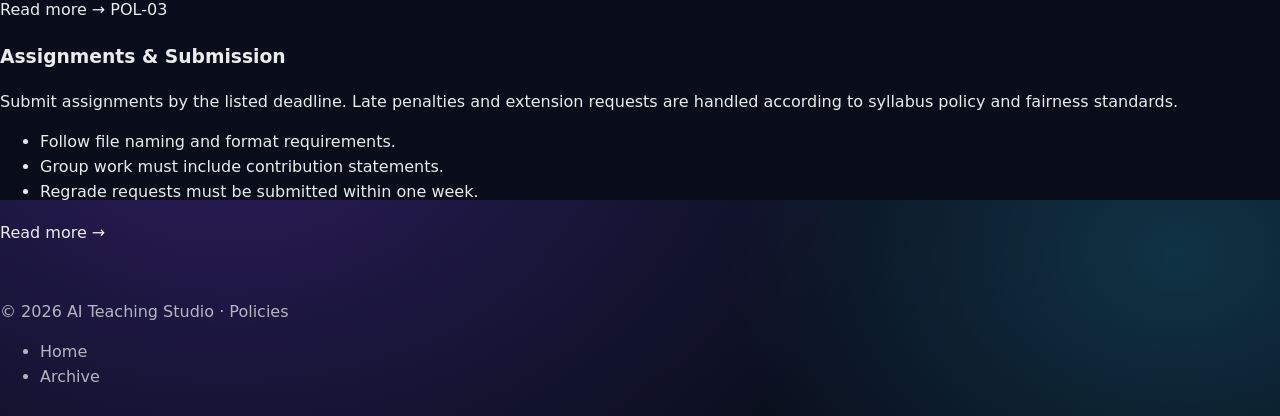
<file: policies.html>
<!doctype html>
<html lang="en">
<head>
  <meta charset="utf-8" />
  <meta name="viewport" content="width=device-width, initial-scale=1" />
  <title>AI Teaching Studio · Policies</title>
  <link rel="preconnect" href="https://fonts.googleapis.com" />
  <link rel="preconnect" href="https://fonts.gstatic.com" crossorigin />
  <link href="https://fonts.googleapis.com/css2?family=Playfair+Display:ital,wght@0,400;1,400&family=DM+Sans:wght@300;400;500&family=DM+Serif+Display:ital@0;1&family=IBM+Plex+Mono:wght@400;500&family=Pretendard:wght@400;500;700&display=swap" rel="stylesheet" />
  <link rel="stylesheet" href="./styles.css" />
</head>
<body data-page="policies" data-title-en="AI Teaching Studio · Policies" data-title-ko="AI Teaching Studio · 정책">

  <header class="site-header">
    <div class="nav-shell">
      <a class="brand" href="./index.html" aria-label="Home">
        <span class="logo-orb" aria-hidden="true"></span>
        <span class="brand-text">AI Teaching Studio</span>
      </a>

      <button id="nav-toggle" class="nav-toggle" type="button" aria-expanded="false" aria-controls="primary-nav">
        ☰ <span data-en="Menu" data-ko="메뉴">Menu</span>
      </button>

      <nav id="primary-nav" class="nav-menu" aria-label="Primary navigation">
        <a class="nav-link" href="./index.html" data-en="Home" data-ko="홈">Home</a>
        <a class="nav-link" href="./archive.html" data-en="Archive" data-ko="아카이브">Archive</a>

        <div class="dropdown" data-dropdown>
          <button class="dropdown-toggle" type="button" aria-expanded="false" data-en="Current Semester ▾" data-ko="이번 학기 ▾">Current Semester ▾</button>
          <div class="dropdown-menu current-courses-dropdown" role="menu" aria-label="Current semester courses"></div>
        </div>

        <div class="dropdown" data-dropdown>
          <button class="dropdown-toggle is-active" type="button" aria-expanded="false" data-en="Policies ▾" data-ko="정책 ▾">Policies ▾</button>
          <div class="dropdown-menu" role="menu" aria-label="Policies links">
            <a href="#chatgpt-policy" data-en="ChatGPT Use" data-ko="ChatGPT 사용">ChatGPT Use</a>
            <a href="#test-policy" data-en="Tests &amp; Exams" data-ko="시험 정책">Tests &amp; Exams</a>
            <a href="#assignment-policy" data-en="Assignments" data-ko="과제 정책">Assignments</a>
          </div>
        </div>
      </nav>

      <div class="toggles">
        <button id="lang-toggle" class="icon-btn" type="button" aria-label="Toggle language">한국어</button>
        <button id="theme-toggle" class="icon-btn" type="button" aria-label="Toggle color theme">🌙</button>
      </div>
    </div>
  </header>

  <main class="wrap">
    <header class="hero">
      <p class="eyebrow" data-en="Course Governance · Expectations" data-ko="수업 운영 · 학습 기준">Course Governance · Expectations</p>
      <h1 data-en="Course Policies" data-ko="강의 정책">Course Policies</h1>
      <p class="hero-desc"
         data-en="Clear expectations for all courses. Each policy applies unless the individual course syllabus states otherwise."
         data-ko="모든 강의에 적용되는 명확한 기준입니다. 개별 강의 계획서에 별도 명시된 경우를 제외하고 공통 적용됩니다.">
        Clear expectations for all courses. Each policy applies unless the individual course syllabus states otherwise.
      </p>
    </header>

    <!-- ── Core Policies list (archive style) ──────────────── -->
    <section class="section">
      <div class="section-head">
        <div class="section-title">
          <h2 data-en="Core Policies" data-ko="핵심 정책">Core Policies</h2>
          <span class="section-line" aria-hidden="true"></span>
        </div>
        <a class="text-link" href="#policy-cards" data-en="Read in full ↓" data-ko="전문 읽기 ↓">Read in full ↓</a>
      </div>

      <div class="policy-list" aria-label="Policy list overview">
        <a class="policy-list-row" href="#chatgpt-policy">
          <span class="policy-code">POL-01</span>
          <div>
            <h4 data-en="ChatGPT &amp; AI Tool Use" data-ko="ChatGPT 및 AI 도구 사용">ChatGPT &amp; AI Tool Use</h4>
            <p data-en="Disclosure requirements, permitted use cases, and academic honesty rules for AI tools."
               data-ko="AI 도구의 공개 의무, 허용 범위, 학문적 정직성 규정.">
              Disclosure requirements, permitted use cases, and academic honesty rules for AI tools.
            </p>
          </div>
          <span class="pill" data-en="Core" data-ko="핵심">Core</span>
        </a>

        <a class="policy-list-row" href="#test-policy">
          <span class="policy-code">POL-02</span>
          <div>
            <h4 data-en="Tests &amp; Exams" data-ko="시험 정책">Tests &amp; Exams</h4>
            <p data-en="Attendance, identification, permitted materials, and makeup assessment procedures."
               data-ko="시험 응시, 신분증 지참, 허가 자료, 대체 평가 절차.">
              Attendance, identification, permitted materials, and makeup assessment procedures.
            </p>
          </div>
          <span class="pill" data-en="Core" data-ko="핵심">Core</span>
        </a>

        <a class="policy-list-row" href="#assignment-policy">
          <span class="policy-code">POL-03</span>
          <div>
            <h4 data-en="Assignments &amp; Submission" data-ko="과제 및 제출">Assignments &amp; Submission</h4>
            <p data-en="Deadlines, late penalties, extension requests, and group work contribution statements."
               data-ko="제출 기한, 지각 감점, 연장 요청, 팀 과제 기여도 명세.">
              Deadlines, late penalties, extension requests, and group work contribution statements.
            </p>
          </div>
          <span class="pill" data-en="Core" data-ko="핵심">Core</span>
        </a>
      </div>
    </section>

    <!-- ── Policy cards (full detail) ─────────────────────── -->
    <section class="section" id="policy-cards">
      <div class="section-head">
        <div class="section-title">
          <h2 data-en="Policy Details" data-ko="정책 상세">Policy Details</h2>
          <span class="section-line" aria-hidden="true"></span>
        </div>
      </div>

      <div class="policy-grid" aria-live="polite">

        <a id="chatgpt-policy" class="policy-card" href="./policies/chatgpt.html">
          <span class="policy-code">POL-01</span>
          <h3 data-en="ChatGPT &amp; AI Tool Use" data-ko="ChatGPT 및 AI 도구 사용">ChatGPT &amp; AI Tool Use</h3>
          <div class="policy-body">
            <p data-en="AI tools may be used only when explicitly allowed for the assignment. Students must disclose any AI assistance and remain fully responsible for submitted work."
               data-ko="과제에서 명시적으로 허용한 경우에만 AI 도구 사용이 가능합니다. 모든 AI 활용 내역은 공개되어야 하며 제출물의 책임은 학생에게 있습니다.">
              AI tools may be used only when explicitly allowed for the assignment. Students must disclose any AI assistance and remain fully responsible for submitted work.
            </p>
            <ul>
              <li data-en="Disclose prompts and outputs when required." data-ko="필요 시 사용한 프롬프트와 결과를 제출합니다.">Disclose prompts and outputs when required.</li>
              <li data-en="No AI use during closed-book tests unless announced." data-ko="별도 공지 없이는 폐쇄형 시험에서 AI 사용을 금지합니다.">No AI use during closed-book tests unless announced.</li>
              <li data-en="Plagiarism rules apply to AI-generated text/code." data-ko="AI 생성 텍스트·코드에도 표절 규정이 동일하게 적용됩니다.">Plagiarism rules apply to AI-generated text/code.</li>
            </ul>
          </div>
          <span class="read-more" data-en="Read more →" data-ko="더 보기 →">Read more →</span>
        </a>

        <a id="test-policy" class="policy-card" href="./policies/tests.html">
          <span class="policy-code">POL-02</span>
          <h3 data-en="Tests &amp; Exams" data-ko="시험 정책">Tests &amp; Exams</h3>
          <div class="policy-body">
            <p data-en="Tests assess individual understanding. Attendance is required unless excused in advance with documentation. Makeup assessments follow course rules."
               data-ko="시험은 개인의 이해도를 평가합니다. 사전 승인된 사유가 없는 한 응시는 필수이며, 대체 평가는 강의 규정을 따릅니다.">
              Tests assess individual understanding. Attendance is required unless excused in advance with documentation. Makeup assessments follow course rules.
            </p>
            <ul>
              <li data-en="Bring required identification for all exams." data-ko="모든 시험에 신분증을 지참해야 합니다.">Bring required identification for all exams.</li>
              <li data-en="Late arrival may reduce available exam time." data-ko="지각 시 시험 시간이 단축될 수 있습니다.">Late arrival may reduce available exam time.</li>
              <li data-en="No unauthorized devices during testing." data-ko="시험 중 허가되지 않은 기기 사용을 금지합니다.">No unauthorized devices during testing.</li>
            </ul>
          </div>
          <span class="read-more" data-en="Read more →" data-ko="더 보기 →">Read more →</span>
        </a>

        <a id="assignment-policy" class="policy-card" href="./policies/assignments.html">
          <span class="policy-code">POL-03</span>
          <h3 data-en="Assignments &amp; Submission" data-ko="과제 및 제출">Assignments &amp; Submission</h3>
          <div class="policy-body">
            <p data-en="Submit assignments by the listed deadline. Late penalties and extension requests are handled according to syllabus policy and fairness standards."
               data-ko="과제는 공지된 마감 기한까지 제출해야 하며, 지각 감점 및 연장 요청은 강의계획서 정책과 공정성 기준을 따릅니다.">
              Submit assignments by the listed deadline. Late penalties and extension requests are handled according to syllabus policy and fairness standards.
            </p>
            <ul>
              <li data-en="Follow file naming and format requirements." data-ko="파일명 및 제출 형식 규정을 준수해야 합니다.">Follow file naming and format requirements.</li>
              <li data-en="Group work must include contribution statements." data-ko="팀 과제는 기여도 명세를 포함해야 합니다.">Group work must include contribution statements.</li>
              <li data-en="Regrade requests must be submitted within one week." data-ko="재채점 요청은 1주일 내 제출해야 합니다.">Regrade requests must be submitted within one week.</li>
            </ul>
          </div>
          <span class="read-more" data-en="Read more →" data-ko="더 보기 →">Read more →</span>
        </a>

      </div>
    </section>
  </main>

  <footer class="site-footer">
    <div class="footer-grid">
      <span class="footer-note"
            data-en="© 2026 AI Teaching Studio · Policies"
            data-ko="© 2026 AI Teaching Studio · 정책">
        © 2026 AI Teaching Studio · Policies
      </span>
      <ul class="footer-links">
        <li><a href="./index.html" data-en="Home" data-ko="홈">Home</a></li>
        <li><a href="./archive.html" data-en="Archive" data-ko="아카이브">Archive</a></li>
      </ul>
    </div>
  </footer>

  <script src="./app.js"></script>
</body>
</html>
</file>
<file: styles.css>
:root {
  --bg: #0b1020;
  --bg2: #090d1a;
  --card: rgba(255, 255, 255, 0.06);
  --card2: rgba(255, 255, 255, 0.08);
  --border: rgba(255, 255, 255, 0.12);
  --text: rgba(255, 255, 255, 0.92);
  --muted: rgba(255, 255, 255, 0.68);
  --muted2: rgba(255, 255, 255, 0.56);
  --shadow: 0 18px 45px rgba(0, 0, 0, 0.45);

  --accent: #7c3aed;
  --accent2: #22d3ee;
  --good: #34d399;
  --warn: #fbbf24;

  --radius: 18px;
  --radius-sm: 12px;
  --container: 1120px;
}

* {
  box-sizing: border-box;
}

html,
body {
  height: 100%;
}

body {
  margin: 0;
  font-family: Inter, ui-sans-serif, system-ui, -apple-system, Segoe UI, Roboto,
    Helvetica, Arial, "Apple Color Emoji", "Segoe UI Emoji";
  color: var(--text);
  background: radial-gradient(1200px 900px at 18% -10%, rgba(124, 58, 237, 0.28), transparent 55%),
    radial-gradient(900px 700px at 92% 6%, rgba(34, 211, 238, 0.18), transparent 50%),
    linear-gradient(180deg, var(--bg) 0%, var(--bg2) 100%);
  line-height: 1.55;
}

a {
  color: inherit;
  text-decoration: none;
}

a:hover {
  text-decoration: underline;
  text-decoration-color: rgba(255, 255, 255, 0.45);
  text-underline-offset: 4px;
}

code {
  font-family: ui-monospace, SFMono-Regular, Menlo, Monaco, Consolas,
    "Liberation Mono", "Courier New", monospace;
  font-size: 0.95em;
  color: rgba(255, 255, 255, 0.86);
}

.container {
  width: min(var(--container), calc(100% - 48px));
  margin: 0 auto;
}

.skip-link {
  position: absolute;
  top: 10px;
  left: 10px;
  transform: translateY(-200%);
  padding: 10px 12px;
  background: rgba(0, 0, 0, 0.6);
  border: 1px solid var(--border);
  border-radius: 10px;
  z-index: 50;
}
.skip-link:focus {
  transform: translateY(0);
}

.site-header {
  position: sticky;
  top: 0;
  z-index: 40;
  backdrop-filter: blur(14px);
  background: rgba(7, 10, 20, 0.65);
  border-bottom: 1px solid rgba(255, 255, 255, 0.08);
}

.nav {
  display: flex;
  align-items: center;
  justify-content: space-between;
  padding: 16px 0;
  gap: 14px;
}

.brand {
  display: flex;
  align-items: center;
  gap: 12px;
}

.brand__mark {
  width: 38px;
  height: 38px;
  border-radius: 12px;
  display: grid;
  place-items: center;
  font-weight: 800;
  letter-spacing: -0.04em;
  background: linear-gradient(135deg, rgba(124, 58, 237, 0.95), rgba(34, 211, 238, 0.75));
  box-shadow: 0 12px 25px rgba(124, 58, 237, 0.2);
}

.brand__title {
  font-weight: 700;
  letter-spacing: -0.02em;
  line-height: 1.1;
}
.brand__subtitle {
  color: var(--muted2);
  font-size: 0.92rem;
  line-height: 1.1;
}

.nav__links {
  display: flex;
  gap: 16px;
  align-items: center;
  color: rgba(255, 255, 255, 0.76);
  font-weight: 600;
  font-size: 0.95rem;
}

.nav__links a {
  padding: 8px 10px;
  border-radius: 10px;
}
.nav__links a:hover {
  text-decoration: none;
  background: rgba(255, 255, 255, 0.06);
}

.hero {
  padding: 56px 0 22px;
}

.hero__grid {
  display: grid;
  grid-template-columns: 1.4fr 0.9fr;
  gap: 26px;
  align-items: start;
}

.eyebrow {
  display: inline-flex;
  align-items: center;
  gap: 10px;
  font-weight: 700;
  letter-spacing: 0.14em;
  text-transform: uppercase;
  color: rgba(255, 255, 255, 0.68);
  font-size: 0.78rem;
  margin: 0 0 10px;
}

.hero__title {
  margin: 0 0 10px;
  font-size: clamp(2.1rem, 3.4vw, 3.1rem);
  line-height: 1.08;
  letter-spacing: -0.03em;
}

.hero__lead {
  margin: 0 0 18px;
  color: rgba(255, 255, 255, 0.74);
  font-size: 1.06rem;
  max-width: 64ch;
}

.hero__meta {
  margin: 14px 0 0;
  color: rgba(255, 255, 255, 0.56);
  font-size: 0.95rem;
}

.hero__chips {
  display: flex;
  flex-wrap: wrap;
  gap: 10px;
  margin: 0 0 18px;
}

.chip {
  padding: 8px 10px;
  border-radius: 999px;
  border: 1px solid rgba(255, 255, 255, 0.12);
  background: rgba(255, 255, 255, 0.04);
  color: rgba(255, 255, 255, 0.74);
  font-weight: 600;
  font-size: 0.9rem;
}

.hero__cta {
  display: flex;
  gap: 12px;
  flex-wrap: wrap;
}

.button {
  display: inline-flex;
  align-items: center;
  justify-content: center;
  gap: 10px;
  padding: 10px 14px;
  border-radius: 12px;
  font-weight: 700;
  border: 1px solid rgba(255, 255, 255, 0.14);
  background: linear-gradient(135deg, rgba(124, 58, 237, 0.95), rgba(34, 211, 238, 0.45));
  box-shadow: 0 18px 45px rgba(0, 0, 0, 0.35);
}

.button:hover {
  text-decoration: none;
  filter: brightness(1.06);
}

.button--ghost {
  background: rgba(255, 255, 255, 0.04);
  box-shadow: none;
}

.panel {
  border-radius: var(--radius);
  border: 1px solid rgba(255, 255, 255, 0.12);
  background: linear-gradient(180deg, rgba(255, 255, 255, 0.06), rgba(255, 255, 255, 0.03));
  box-shadow: var(--shadow);
  padding: 18px;
}

.panel--soft {
  box-shadow: none;
  background: rgba(255, 255, 255, 0.04);
}

.panel__row {
  display: grid;
  grid-template-columns: 110px 1fr;
  gap: 12px;
  padding: 10px 0;
  border-bottom: 1px solid rgba(255, 255, 255, 0.08);
}
.panel__row:last-child {
  border-bottom: 0;
}
.panel__label {
  color: rgba(255, 255, 255, 0.56);
  font-weight: 700;
  font-size: 0.92rem;
}
.panel__value {
  color: rgba(255, 255, 255, 0.82);
  font-weight: 600;
}

.panel__title {
  margin: 0 0 10px;
  font-size: 1.05rem;
  letter-spacing: -0.01em;
}

.sep {
  opacity: 0.55;
}

.section {
  padding: 36px 0;
}
.section--muted {
  background: rgba(255, 255, 255, 0.02);
  border-top: 1px solid rgba(255, 255, 255, 0.06);
  border-bottom: 1px solid rgba(255, 255, 255, 0.06);
}

.section__head {
  display: flex;
  align-items: end;
  justify-content: space-between;
  gap: 16px;
  flex-wrap: wrap;
  margin-bottom: 16px;
}

.section__title {
  margin: 0 0 6px;
  font-size: 1.6rem;
  letter-spacing: -0.02em;
}

.section__subtitle {
  margin: 0;
  color: rgba(255, 255, 255, 0.62);
  max-width: 70ch;
}

.controls {
  display: grid;
  grid-template-columns: 1.4fr 0.5fr 0.5fr auto;
  gap: 12px;
  margin: 14px 0 18px;
}

.control {
  display: grid;
  gap: 6px;
}
.control__label {
  font-size: 0.84rem;
  color: rgba(255, 255, 255, 0.62);
  font-weight: 700;
}

input,
select {
  padding: 11px 12px;
  border-radius: 12px;
  border: 1px solid rgba(255, 255, 255, 0.12);
  background: rgba(10, 14, 28, 0.72);
  color: rgba(255, 255, 255, 0.88);
  outline: none;
}

input::placeholder {
  color: rgba(255, 255, 255, 0.42);
}

input:focus,
select:focus {
  border-color: rgba(34, 211, 238, 0.45);
  box-shadow: 0 0 0 4px rgba(34, 211, 238, 0.12);
}

.control__reset {
  align-self: end;
  height: 44px;
}

.grid {
  display: grid;
  grid-template-columns: repeat(12, 1fr);
  gap: 14px;
}

.card {
  grid-column: span 6;
  border-radius: var(--radius);
  border: 1px solid rgba(255, 255, 255, 0.12);
  background: rgba(255, 255, 255, 0.05);
  padding: 16px;
  transition: transform 150ms ease, border-color 150ms ease, background 150ms ease;
}

.card:hover {
  transform: translateY(-2px);
  border-color: rgba(124, 58, 237, 0.35);
  background: rgba(255, 255, 255, 0.065);
}

.card__top {
  display: flex;
  align-items: start;
  justify-content: space-between;
  gap: 12px;
}

.badge {
  display: inline-flex;
  align-items: center;
  padding: 6px 10px;
  border-radius: 999px;
  font-weight: 800;
  font-size: 0.78rem;
  border: 1px solid rgba(255, 255, 255, 0.12);
  background: rgba(255, 255, 255, 0.04);
  color: rgba(255, 255, 255, 0.72);
  white-space: nowrap;
}

.card__title {
  margin: 2px 0 0;
  font-size: 1.05rem;
  letter-spacing: -0.01em;
  line-height: 1.25;
}

.card__code {
  margin: 0;
  color: rgba(255, 255, 255, 0.62);
  font-weight: 700;
  font-size: 0.92rem;
}

.card__desc {
  margin: 10px 0 12px;
  color: rgba(255, 255, 255, 0.68);
}

.card__meta {
  display: flex;
  align-items: center;
  justify-content: space-between;
  gap: 12px;
  flex-wrap: wrap;
  padding-top: 10px;
  border-top: 1px solid rgba(255, 255, 255, 0.08);
}

.meta {
  color: rgba(255, 255, 255, 0.62);
  font-size: 0.92rem;
  font-weight: 600;
}

.links {
  display: flex;
  gap: 12px;
  flex-wrap: wrap;
  font-weight: 800;
  color: rgba(255, 255, 255, 0.78);
}

.links a {
  padding: 6px 10px;
  border-radius: 999px;
  border: 1px solid rgba(255, 255, 255, 0.12);
  background: rgba(255, 255, 255, 0.03);
}
.links a:hover {
  text-decoration: none;
  background: rgba(255, 255, 255, 0.06);
}

.kpi {
  display: flex;
  gap: 14px;
}

.kpi__item {
  padding: 10px 12px;
  border-radius: 14px;
  border: 1px solid rgba(255, 255, 255, 0.12);
  background: rgba(255, 255, 255, 0.04);
  min-width: 92px;
}

.kpi__label {
  font-size: 0.8rem;
  color: rgba(255, 255, 255, 0.56);
  font-weight: 800;
  letter-spacing: 0.03em;
  text-transform: uppercase;
}
.kpi__value {
  font-size: 1.25rem;
  font-weight: 900;
  letter-spacing: -0.02em;
  margin-top: 2px;
}

.empty {
  margin-top: 16px;
  border-radius: var(--radius);
  border: 1px dashed rgba(255, 255, 255, 0.18);
  background: rgba(255, 255, 255, 0.03);
  padding: 18px;
}
.empty__title {
  font-weight: 900;
  letter-spacing: -0.01em;
  margin-bottom: 4px;
}
.empty__body {
  color: rgba(255, 255, 255, 0.62);
}

.two-col {
  display: grid;
  grid-template-columns: 1.3fr 0.8fr;
  gap: 18px;
  align-items: start;
}

.callouts {
  display: grid;
  gap: 12px;
  margin-top: 16px;
}

.callout {
  border-radius: var(--radius);
  border: 1px solid rgba(255, 255, 255, 0.12);
  background: rgba(255, 255, 255, 0.04);
  padding: 14px;
}
.callout__title {
  font-weight: 900;
  letter-spacing: -0.01em;
  margin-bottom: 6px;
}
.callout__body {
  color: rgba(255, 255, 255, 0.66);
}

.list {
  margin: 0;
  padding-left: 18px;
  color: rgba(255, 255, 255, 0.68);
}
.list li {
  margin: 8px 0;
}

.footer-card {
  border-radius: var(--radius);
  border: 1px solid rgba(255, 255, 255, 0.12);
  background: rgba(255, 255, 255, 0.04);
  padding: 18px;
  display: grid;
  grid-template-columns: 1.2fr 1fr;
  gap: 16px;
  align-items: start;
}

.contact {
  display: grid;
  gap: 10px;
}
.contact__item {
  padding: 12px;
  border-radius: 14px;
  border: 1px solid rgba(255, 255, 255, 0.12);
  background: rgba(255, 255, 255, 0.03);
}
.contact__label {
  color: rgba(255, 255, 255, 0.56);
  font-weight: 900;
  letter-spacing: 0.02em;
  text-transform: uppercase;
  font-size: 0.8rem;
}
.contact__value {
  margin-top: 4px;
  font-weight: 700;
  color: rgba(255, 255, 255, 0.82);
}

.site-footer {
  display: flex;
  justify-content: space-between;
  align-items: center;
  gap: 12px;
  flex-wrap: wrap;
  padding: 18px 0 10px;
  color: rgba(255, 255, 255, 0.68);
}

.muted {
  color: rgba(255, 255, 255, 0.58);
}

@media (max-width: 980px) {
  .hero__grid {
    grid-template-columns: 1fr;
  }
  .controls {
    grid-template-columns: 1fr 1fr;
  }
  .control__reset {
    grid-column: span 2;
  }
  .card {
    grid-column: span 12;
  }
  .two-col {
    grid-template-columns: 1fr;
  }
  .footer-card {
    grid-template-columns: 1fr;
  }
  .nav__links {
    display: none;
  }
}
</file>
